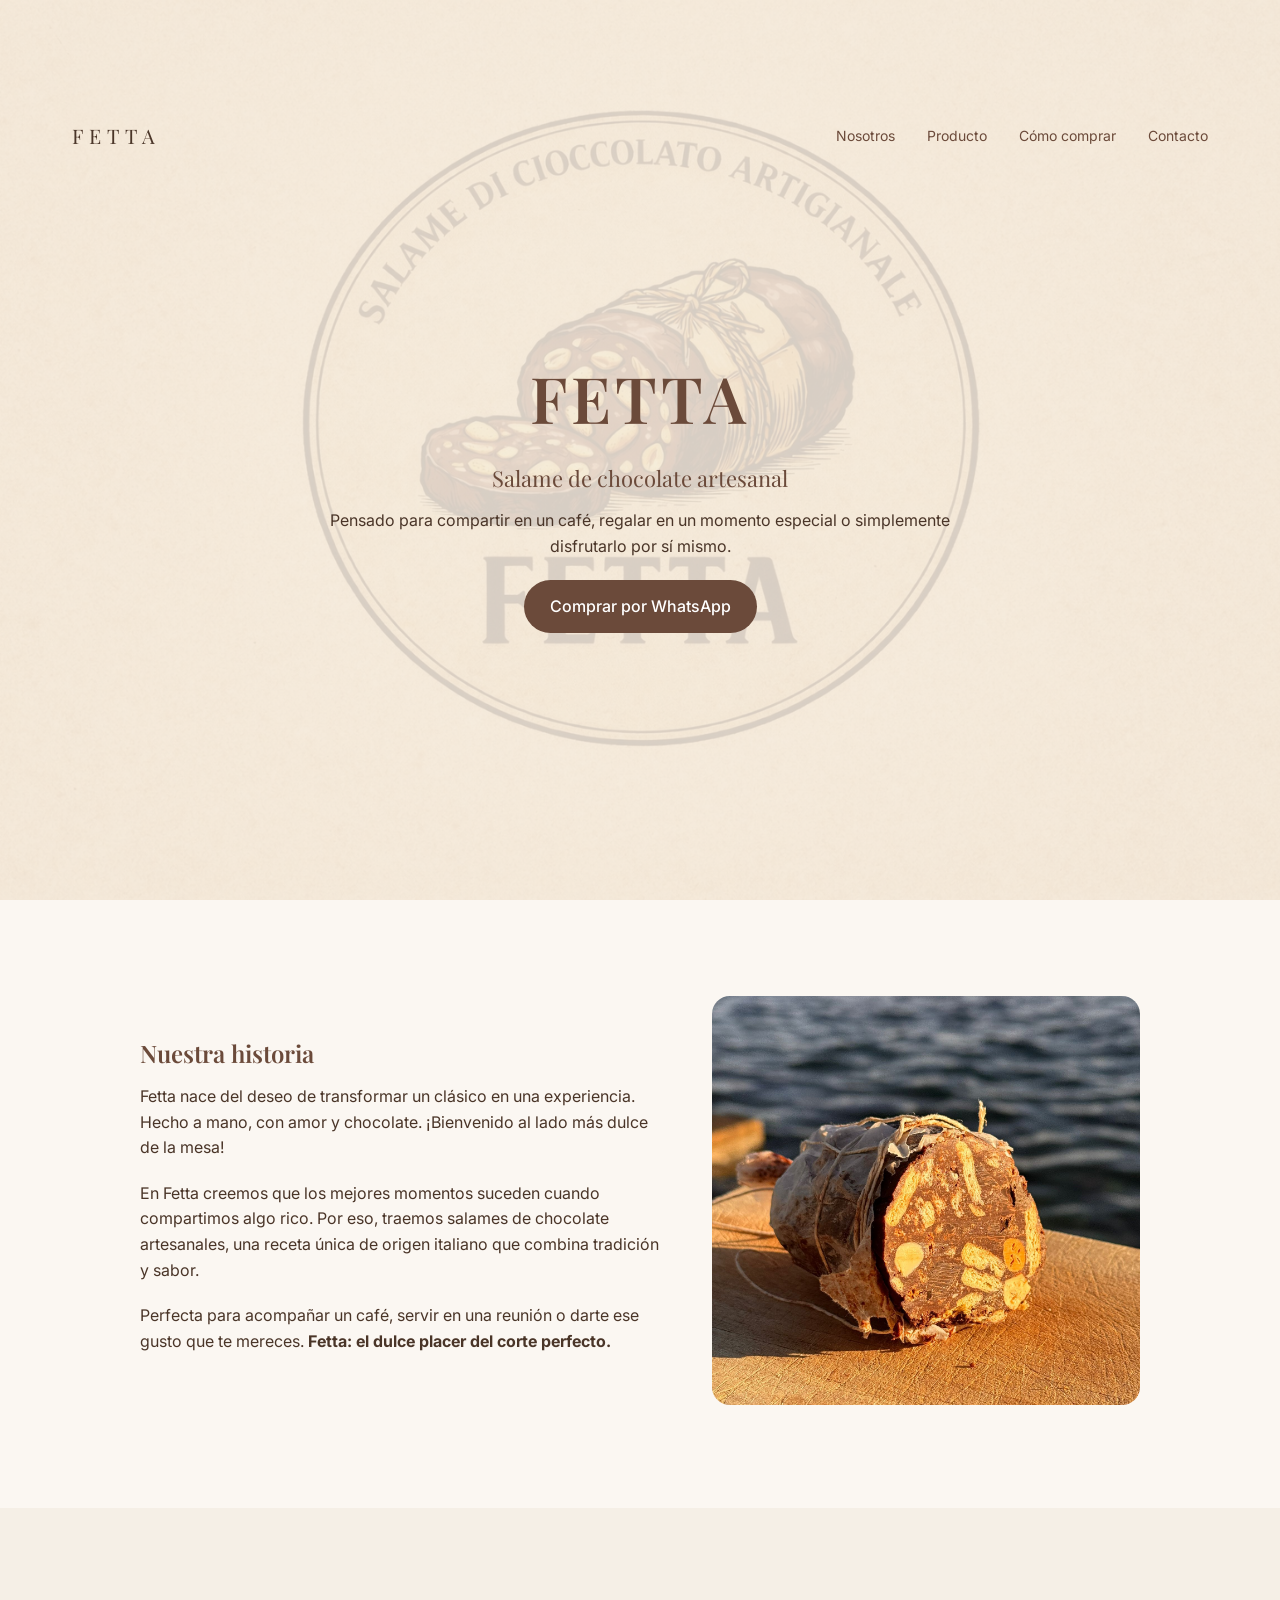
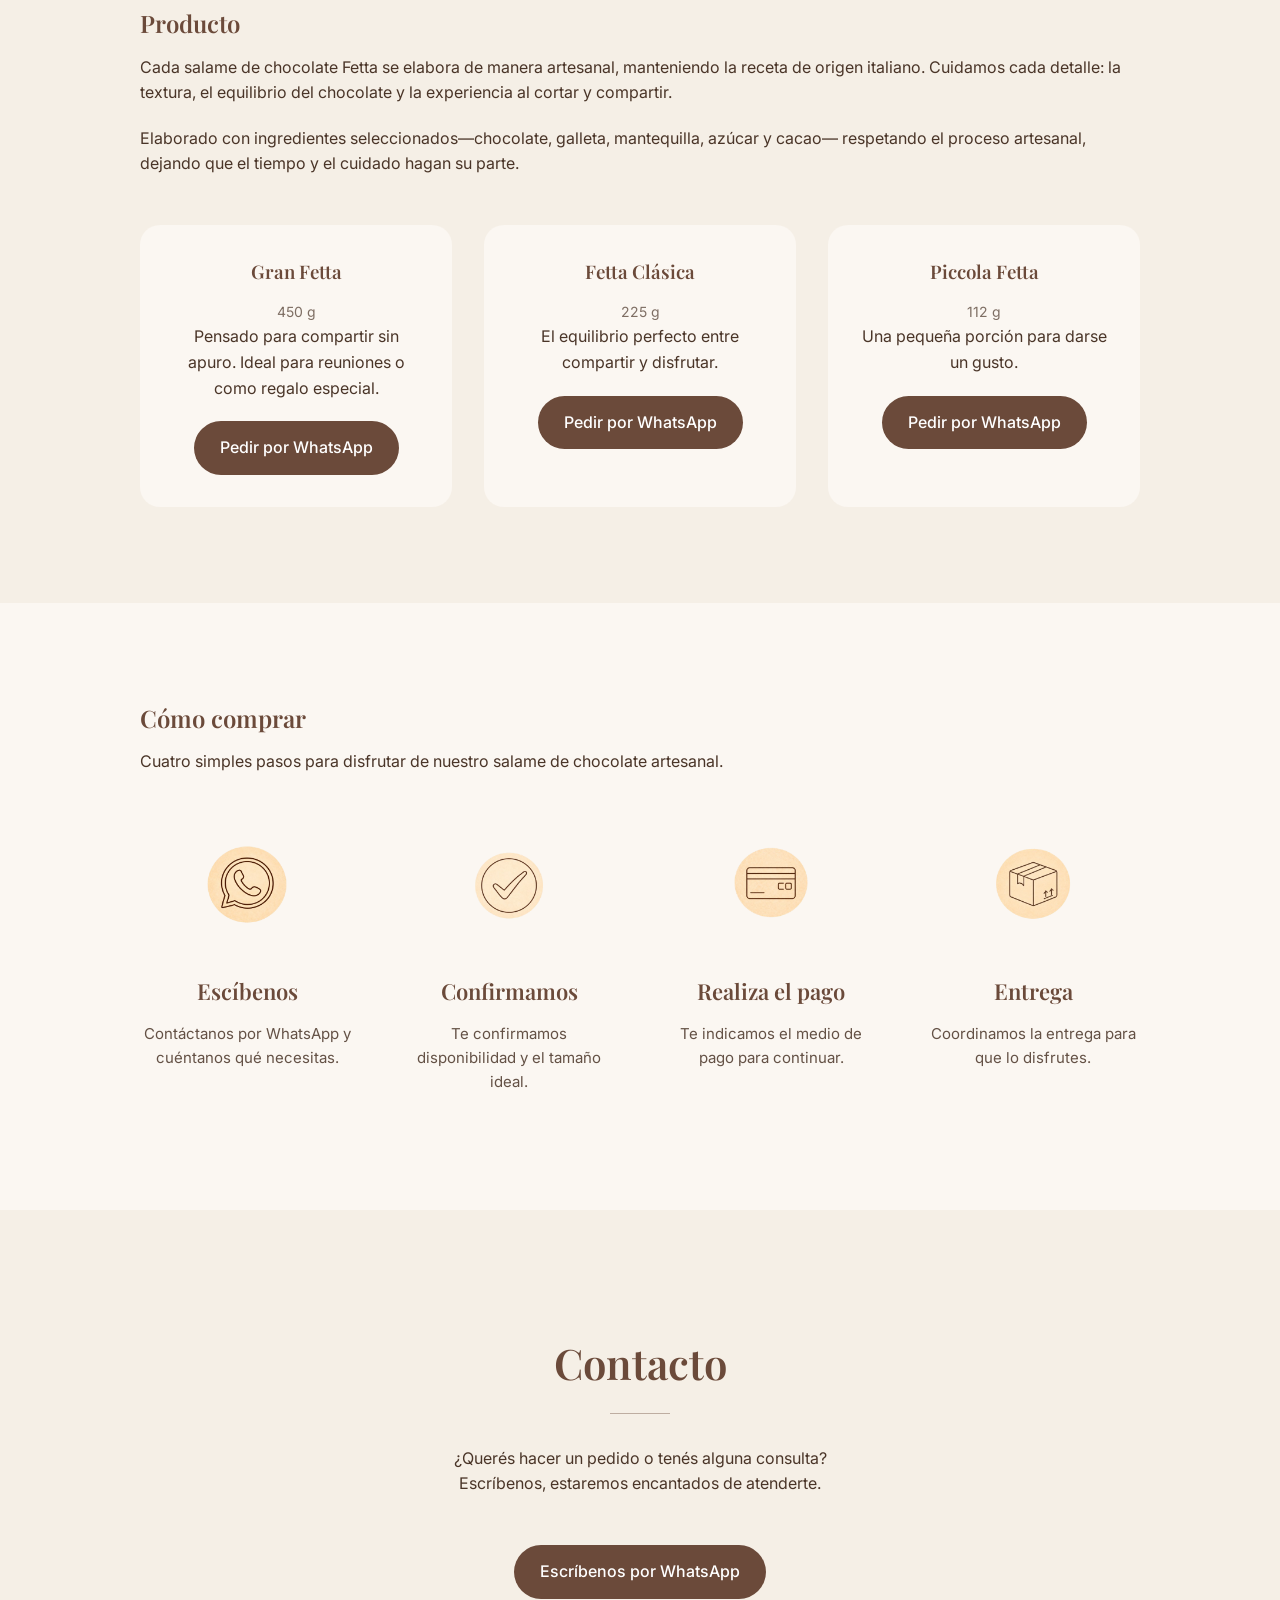
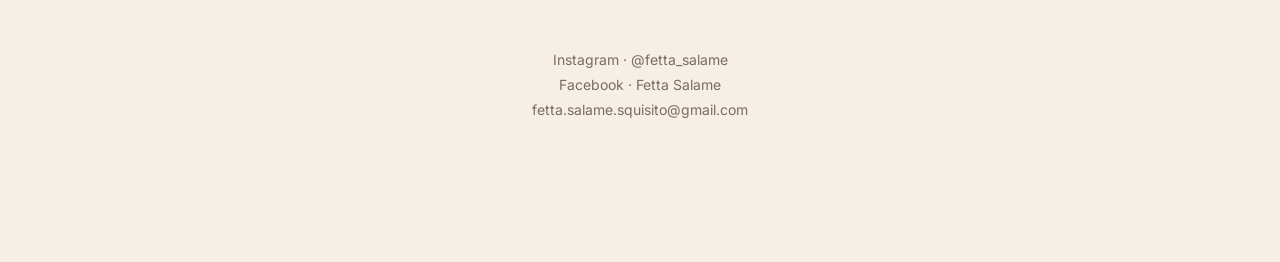
<file: index.html>
<!doctype html>
<html lang="es">
<head>
  <meta charset="UTF-8" />
  
  <!--TÍTULO OPTIMIZADO -->
  <title>Salame de Chocolate Artesanal FETTA | Postre Original que parece Salame Real</title>

  <!-- SEO BÁSICO -->
  <!--META DESCRIPTION-->
  <meta name="description" content="¡No es salame, es chocolate! Postre artesanal único que sorprende. Elaborado con chocolate premium italiano. Perfecto para regalar o disfrutar con café. Pedidos por WhatsApp." />
  
  <meta name="keywords" content="salame de chocolate, chocolate artesanal, fetta, regalos gourmet, café, chocolate italiano" />
  <meta name="author" content="FETTA" />
  <meta name="viewport" content="width=device-width, initial-scale=1.0" />

  <!-- Open Graph -->
  <meta property="og:title" content="Salame de Chocolate Artesanal FETTA | Postre Original" />
  <meta property="og:description" content="¡No es salame, es chocolate! Postre artesanal único que sorprende. Elaborado con chocolate premium italiano." />
  <meta property="og:type" content="website" />
  
  <!-- Tipografías -->
  <link href="https://fonts.googleapis.com/css2?family=Playfair+Display:wght@400;600;700&family=Inter:wght@300;400;500&display=swap" rel="stylesheet">

  <!-- Schema Markup Producto Alimenticio -->
<script type="application/ld+json">
{
  "@context": "https://schema.org",
  "@type": "Product",
  "name": "Salame de Chocolate Artesanal FETTA",
  "description": "Postre en forma de salame elaborado artesanalmente con chocolate premium de origen italiano. ¡No es salame, es chocolate!",
  "image": [
    "https://fettasalamesquisito.github.io/Fetta-Salame/assets/hero.jpg",
    "https://fettasalamesquisito.github.io/Fetta-Salame/assets/assets_historia.jpg"
  ],
  "brand": {
    "@type": "Brand",
    "name": "FETTA"
  },
  "offers": {
    "@type": "AggregateOffer",
    "url": "https://fettasalamesquisito.github.io/Fetta-Salame/",
    "priceCurrency": "COP",
    "lowPrice": "20000",
    "highPrice": "50000",
    "availability": "https://schema.org/InStock",
    "seller": {
      "@type": "Organization",
      "name": "FETTA"
    }
  },
  "aggregateRating": {
    "@type": "AggregateRating",
    "ratingValue": "4.8",
    "reviewCount": "24"
  }
}
</script>

<!-- Schema Markup Organización -->
<script type="application/ld+json">
{
  "@context": "https://schema.org",
  "@type": "Organization",
  "name": "FETTA Salame de Chocolate",
  "url": "https://fettasalamesquisito.github.io/Fetta-Salame/",
  "logo": "https://fettasalamesquisito.github.io/Fetta-Salame/assets/hero.jpg",
  "contactPoint": {
    "@type": "ContactPoint",
    "telephone": "",---------------------------------------------------------------------telefono colombia 
    "contactType": "Customer Service",
    "areaServed": "CO",
    "availableLanguage": ["Spanish"]
  },
  "sameAs": [
    "https://instagram.com/fetta_salame",
    "https://facebook.com/FettaSalame"
  ]
}
</script>

  <style>
    :root{
      --beige:#f5efe6;
      --crema:#fbf7f2;
      --marron:#6b4a3a;
      --marron-oscuro:#4a3528;
    }

    *{box-sizing:border-box}
    body{
      margin:0;
      font-family:Inter, sans-serif;
      color:var(--marron-oscuro);
      background:var(--crema);
      line-height:1.6;
    }

    h1,h2,h3{
      font-family:"Playfair Display", serif;
      font-weight:600;
      margin:0 0 12px;
      color:var(--marron);
    }

    p{margin:0 0 20px}

    a{text-decoration:none;color:inherit}

    .btn{
      display:inline-flex;
      align-items:center;
      justify-content:center;
      padding:14px 26px;
      border-radius:999px;
      background:var(--marron);
      color:#fff;
      font-weight:500;
      transition:all 0.3s ease;
    }

    .btn:hover{
      background:var(--marron-oscuro);
      transform:translateY(-2px);
    }

    /* ---------- HERO ---------- */
    .hero{
      position:relative;
      min-height:100vh;
      background:url("assets/hero.jpg") center/cover no-repeat;
      display:flex;
      flex-direction:column;
    }

    .hero::before{
      content:"";
      position:absolute;
      inset:0;
      background:rgba(245,239,230,.85);
    }

    .hero-header{
      position:relative;
      z-index:2;
      display:flex;
      justify-content:space-between;
      align-items:center;
      padding:24px 48px;
    }

    .logo{
      font-family:"Playfair Display";
      letter-spacing:6px;
      font-size:20px;
    }

    .hero-header nav a{
      margin-left:28px;
      font-size:14px;
      color:var(--marron);
    }

    .hero-content{
      position:relative;
      z-index:2;
      margin:auto;
      text-align:center;
      max-width:720px;
      padding:0 24px;
    }

    .hero-content h1{
      font-size:64px;
      letter-spacing:4px;
    }

    .hero-content h2{
      font-size:22px;
      font-weight:400;
    }

    /* ---------- SECCIONES ---------- */
    section{
      padding:96px 24px;
    }

    .container{
      max-width:1000px;
      margin:auto;
    }

    .bg-crema{background:var(--crema)}
    .bg-beige{background:var(--beige)}
   
    .grid img {
      width: 100%;
      border-radius: 16px;
    }

    /* ---------- PRODUCTOS ---------- */
    .productos{
      display:grid;
      grid-template-columns:repeat(auto-fit,minmax(260px,1fr));
      gap:32px;
      margin-top:48px;
    }

    .card{
      background:var(--crema);
      padding:32px;
      border-radius:20px;
      text-align:center;
    }

    .card span{
      font-size:14px;
      opacity:.7;
    }
    
    /* ---------- COMO COMPRAR ---------- */
    .como-comprar {
      text-align: center;
    }
      
    .como-comprar .intro {
      max-width: 520px;
      margin: 0 auto 64px;
      opacity: 0.85;
    }
      
    .pasos {
      display: grid;
      grid-template-columns: repeat(4, 1fr);
      gap: 48px;
      margin-top: 64px;
      text-align: center;
    }
      
    .paso img {
      width: 100px; /* Reducido de 120px */         
      height: 100px; /* Reducido de 120px */
      object-fit: contain;
      margin-bottom: 28px;
      transform: scale(1.8); /* Reducido de 1.8 */
      transition: all 0.3s ease;
      cursor: pointer;
    }  
    
    /* Estilo especial para el icono de WhatsApp (primer paso) */
    .paso:first-child img:hover {
      transform: scale(1.8) rotate(5deg); /* Reducido de 2.0 */
    }
      
    .paso h3 {
      font-size: 22px;
      margin-bottom: 12px;
    }
      
    .paso p {
      font-size: 15px;
      opacity: 0.85;
    }
    
    /* ---------- RESPONSIVE PASOS ---------- */
    @media (max-width: 900px) {
      .pasos {
        grid-template-columns: repeat(2, 1fr);
        gap: 48px;
      }

      .paso img {
        width: 90px; /* Reducido de 140px */
        height: 90px; /* Reducido de 140px */
        transform: scale(2); /* Reducido de 2.2 */
      }
      
      .paso:first-child img:hover {
        transform: scale(2) rotate(5deg); /* Ajuste para hover en tablet */
      }
    }

    @media (max-width: 480px) {
      .pasos {
        grid-template-columns: 1fr;
        gap: 56px;
      }

      .paso img {
        width: 80px; /* Reducido de 160px */
        height: 80px; /* Reducido de 160px */
        transform: scale(2); /* Reducido de 2.8 */
      }
      
      .paso:first-child img:hover {
        transform: scale(2) rotate(5deg); /* Ajuste para hover en móvil */
      }
    }
        
    /* ---------- CONTACTO ---------- */
    .contacto {
      background: var(--beige);
      padding: 120px 24px;
      text-align: center;
    }

    .contacto h2 {
      font-size: 42px;
      margin-bottom: 16px;
    }

    .divider {
      display: block;
      width: 60px;
      height: 1px;
      background: var(--marron);
      margin: 0 auto 32px;
      opacity: 0.4;
    }

    .contacto-texto {
      max-width: 520px;
      margin: 0 auto 48px;
      font-size: 16px;
      color: var(--marron-oscuro);
    }

    .contacto-info {
      margin-top: 48px;
      font-size: 14px;
      opacity: 0.7;
      line-height: 1.8;
    }

    /* Estilos para los enlaces de contacto */
    .contacto-info a {
      transition: all 0.3s ease;
    }

    .contacto-info a:hover {
      opacity: 1;
      text-decoration: underline;
      color: var(--marron);
    }

    /* Mobile */
    @media (max-width: 768px) {
      .contacto {
        padding: 80px 24px;
      }

      .contacto h2 {
        font-size: 32px;
      }
    }

    /* ---------- RESPONSIVE CONTACTO ---------- */
    @media (max-width: 480px) {
      .contacto h2 {
        font-size: 36px;
      }

      .contacto-texto {
        font-size: 16px;
      }

      .contacto-links {
        flex-direction: column;
        gap: 12px;
      }

      .separator {
        display: none;
      }
    }

    /* ---------- RESPONSIVE ---------- */
    @media(max-width:768px){
      .hero-header nav{display:none}
      .hero-content h1{font-size:44px}
    }
    
    .historia-grid{
      display:grid;
      grid-template-columns: 1.1fr 0.9fr;
      gap:48px;
      align-items:center;
    }

    .historia-imagen img{
      width:100%;
      height:auto;
      border-radius:18px;
      object-fit:cover;
    }
    
    @media(max-width:768px){
      .historia-grid{
        grid-template-columns: 1fr;
        gap:32px;
      }

      .historia-imagen img{
        width:100%;
        max-width:100%;
        border-radius:20px;
      }
    }
  </style>
</head>

<body>

  <!-- HERO -->
  <section class="hero" id="inicio">
    <header class="hero-header">
      <div class="logo">FETTA</div>
      <nav>
        <a href="#historia">Nosotros</a>
        <a href="#producto">Producto</a>
        <a href="#como-comprar">Cómo comprar</a>
        <a href="#contacto">Contacto</a>
      </nav>
    </header>

    <div class="hero-content">
      <h1>FETTA</h1>
      <h2>Salame de chocolate artesanal</h2>
      <p>Pensado para compartir en un café, regalar en un momento especial o simplemente disfrutarlo por sí mismo.</p>
      <a class="btn" href="https://wa.me/393759468825">Comprar por WhatsApp</a>
    </div>
  </section>

  <!-- HISTORIA -->
  <section class="bg-crema" id="historia">
    <div class="container historia-grid">
    
    <div class="historia-texto">
      <h2>Nuestra historia</h2>

      <p>
        Fetta nace del deseo de transformar un clásico en una experiencia.
        Hecho a mano, con amor y chocolate. ¡Bienvenido al lado más dulce de la mesa!
      </p>

      <p>
        En Fetta creemos que los mejores momentos suceden cuando compartimos algo rico.
        Por eso, traemos salames de chocolate artesanales, una receta única de origen italiano
        que combina tradición y sabor.
      </p>

      <p>
        Perfecta para acompañar un café, servir en una reunión o darte ese gusto que te mereces.
        <strong>Fetta: el dulce placer del corte perfecto.</strong>
      </p>
    </div>

    <div class="historia-imagen">
      <img src="assets/assets_historia.jpg" alt="Salame de chocolate artesanal Fetta">
    </div>
     </div>
  </section>

  <!-- PRODUCTOS -->
  <section class="bg-beige" id="producto">
    <div class="container">
      <h2>Producto</h2>
        <p>
          Cada salame de chocolate Fetta se elabora de manera artesanal,
          manteniendo la receta de origen italiano. Cuidamos cada detalle: 
          la textura, el equilibrio del chocolate y la experiencia al cortar y compartir.
        </p>
        <p>
        Elaborado con ingredientes seleccionados—chocolate, galleta,
        mantequilla, azúcar y cacao— respetando el proceso artesanal,
        dejando que el tiempo y el cuidado hagan su parte.
        </p>

      <div class="productos">
        <div class="card">
          <h3>Gran Fetta</h3>
          <span>450 g</span>
          <p>Pensado para compartir sin apuro. Ideal para reuniones o como regalo especial.</p>
          <a class="btn" href="https://wa.me/393759468825">Pedir por WhatsApp</a>
        </div>

        <div class="card">
          <h3>Fetta Clásica</h3>
          <span>225 g</span>
          <p>El equilibrio perfecto entre compartir y disfrutar.</p>
          <a class="btn" href="https://wa.me/393759468825">Pedir por WhatsApp</a>
        </div>

        <div class="card">
          <h3>Piccola Fetta</h3>
          <span>112 g</span>
          <p>Una pequeña porción para darse un gusto.</p>
          <a class="btn" href="https://wa.me/393759468825">Pedir por WhatsApp</a>
        </div>
      </div>
    </div>
  </section>

  <section class="bg-crema" id="como-comprar">
  <div class="container">
    <h2>Cómo comprar</h2>
    <p class="intro">Cuatro simples pasos para disfrutar de nuestro salame de chocolate artesanal.</p>

    <div class="pasos">
      <div class="paso">
        <a href="https://wa.me/393759468825" target="_blank">
          <img src="assets/paso-whatsapp.png" alt="Escríbenos por WhatsApp">
        </a>
        <h3>Escíbenos</h3>
        <p>Contáctanos por WhatsApp y cuéntanos qué necesitas.</p>
      </div>

      <div class="paso">
        <img src="assets/paso-confirmar.png" alt="Confirmamos disponibilidad">
        <h3>Confirmamos</h3>
        <p>Te confirmamos disponibilidad y el tamaño ideal.</p>
      </div>

      <div class="paso">
        <img src="assets/paso-pago.png" alt="Realiza el pago">
        <h3>Realiza el pago</h3>
        <p>Te indicamos el medio de pago para continuar.</p>
      </div>

      <div class="paso">
        <img src="assets/paso-entrega.png" alt="Entrega">
        <h3>Entrega</h3>
        <p>Coordinamos la entrega para que lo disfrutes.</p>
      </div>
    </div>
  </div>
</section>

  <!-- CONTACTO -->
  <section class="contacto" id="contacto">
  <div class="container">
    <h2>Contacto</h2>
    <span class="divider"></span>

    <p class="contacto-texto">
      ¿Querés hacer un pedido o tenés alguna consulta?
      <br>
      Escríbenos, estaremos encantados de atenderte.
    </p>

    <a class="btn" href="https://wa.me/393759468825" target="_blank">
      Escríbenos por WhatsApp
    </a>

    <p class="contacto-info">
      <a href="https://instagram.com/fetta_salame" target="_blank">Instagram · @fetta_salame</a> <br>
      <a href="https://facebook.com/FettaSalame" target="_blank">Facebook · Fetta Salame</a> <br>
      <a href="mailto:fetta.salame.squisito@gmail.com">fetta.salame.squisito@gmail.com</a>
    </p>
  </div>
</section>
</body>
</html>
</file>
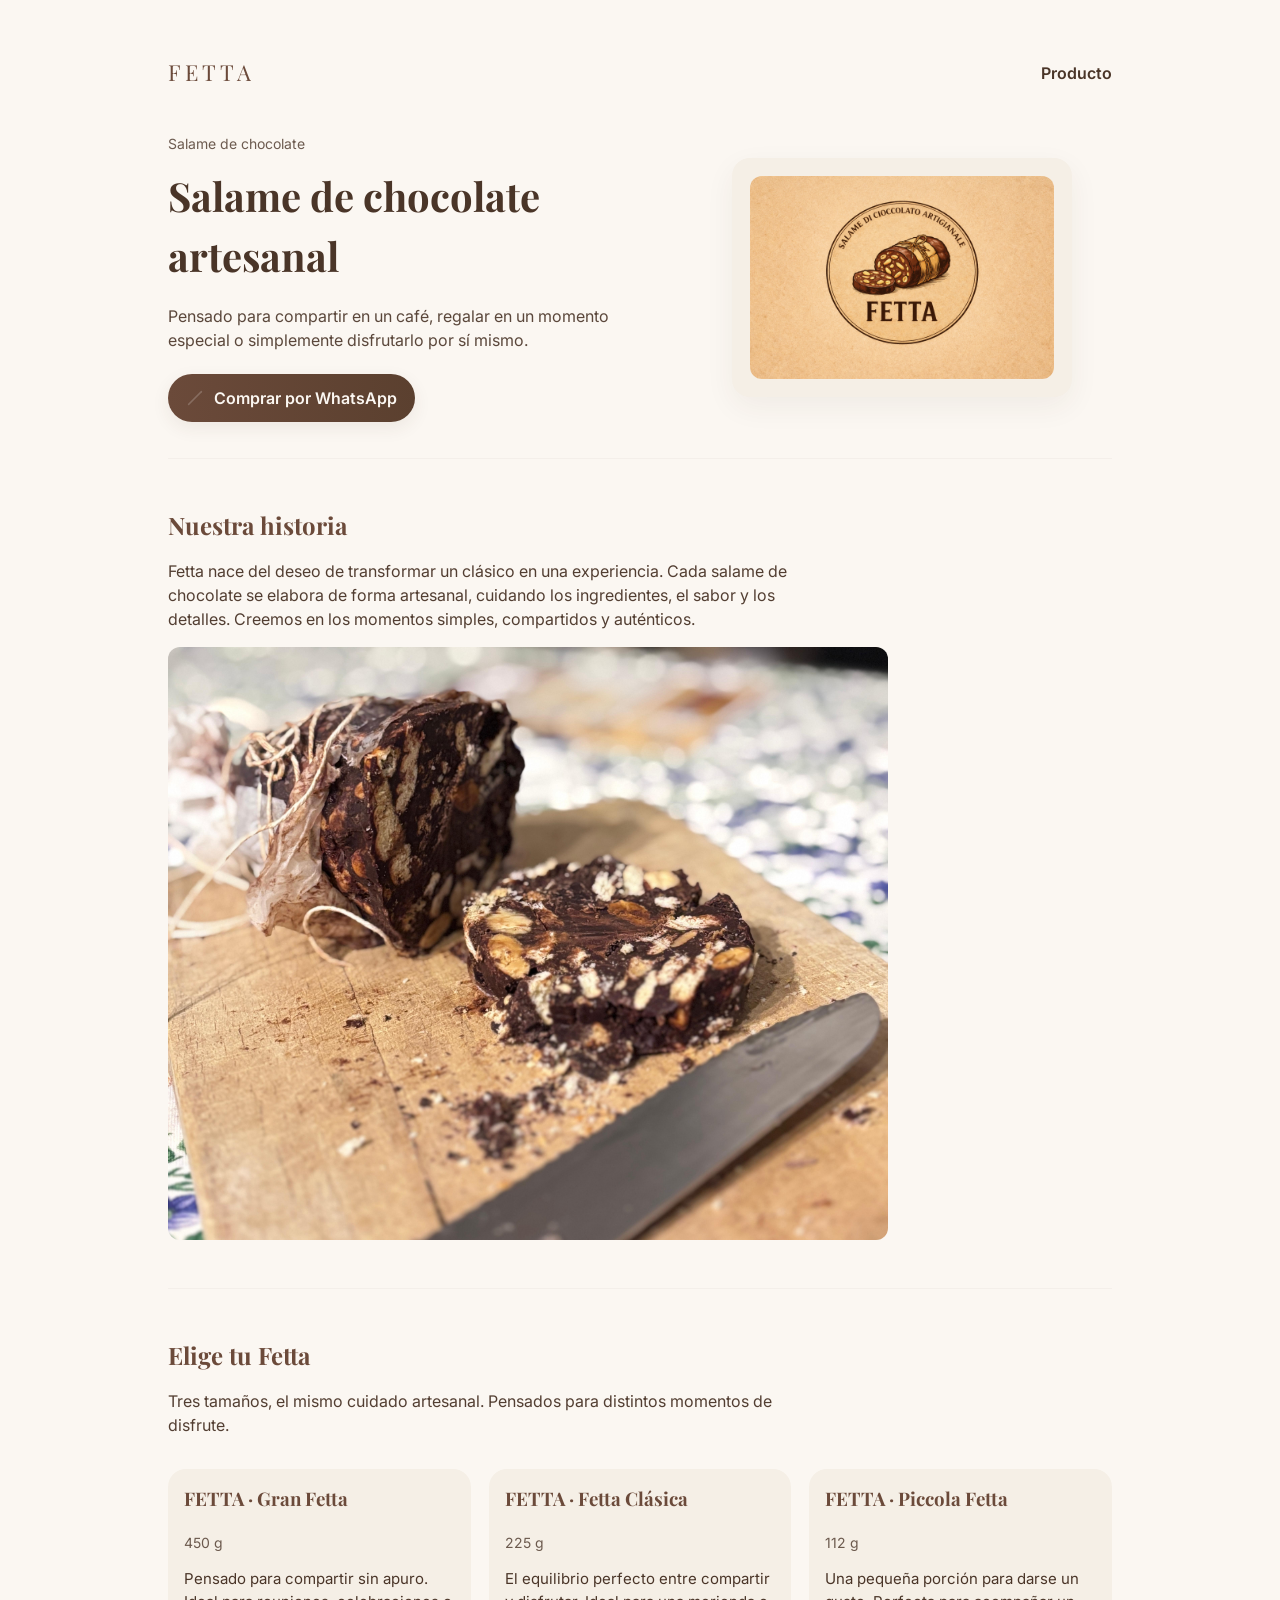
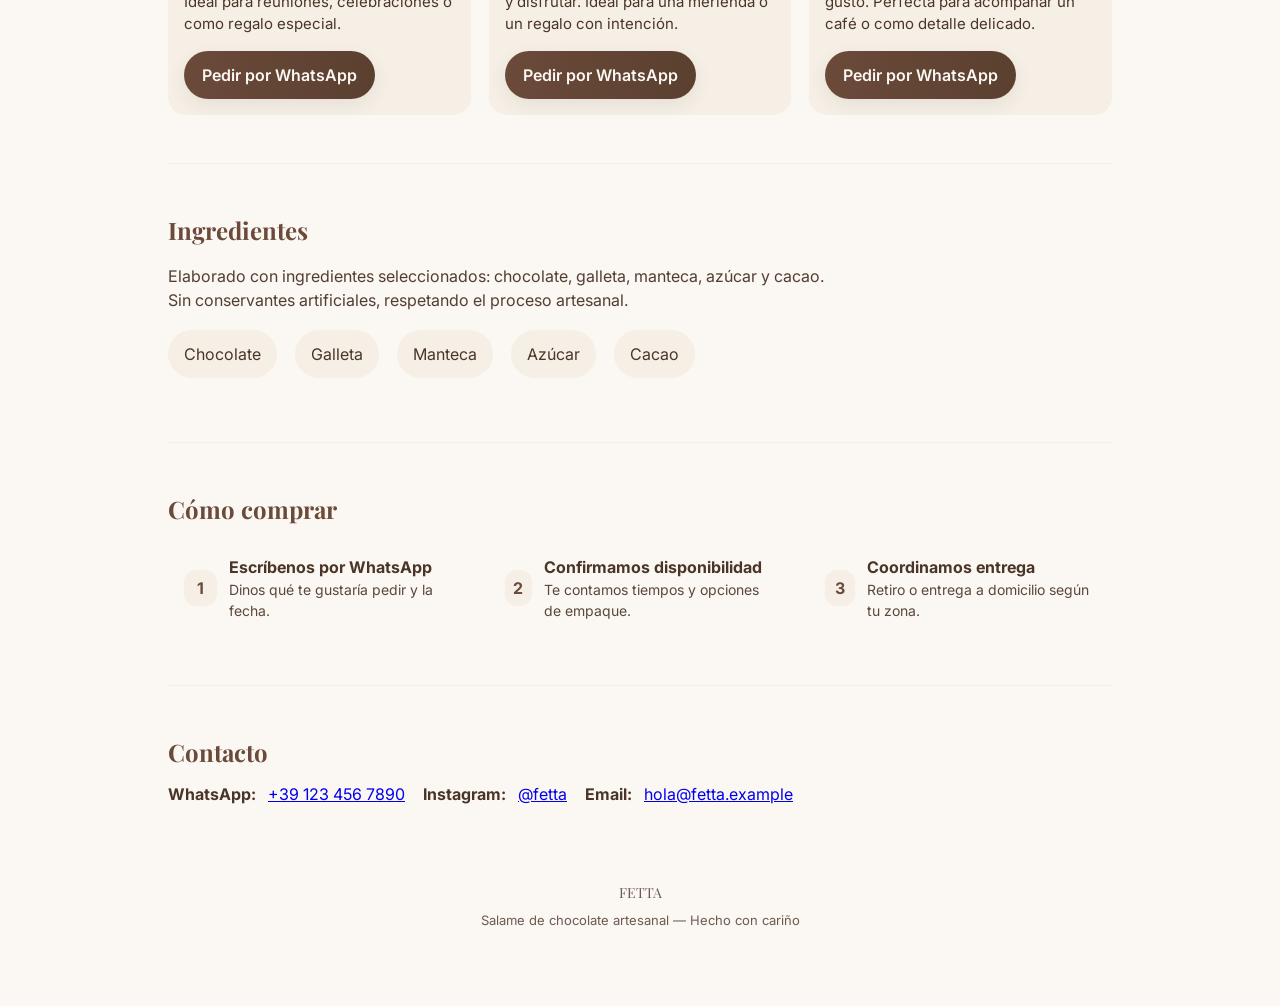
<file: fetta_web.html>
<!doctype html>
<html lang="es">
<head>
  <meta charset="utf-8" />
  <meta name="viewport" content="width=device-width,initial-scale=1" />
  <title>FETTA — Salame de chocolate artesanal</title>
  <meta name="description" content="Fetta — Salame de chocolate artesanal. Pensado para compartir en un café, regalar o disfrutar por sí mismo. Compra por WhatsApp." />

  <!-- Fonts -->
  <link href="https://fonts.googleapis.com/css2?family=Playfair+Display:wght@400;600;700&family=Inter:wght@300;400;600&display=swap" rel="stylesheet">

  <style>
    :root{
      --beige: #f5efe6;
      --cream: #fbf7f2;
      --brown: #6b4a3a;
      --brown-dark: #4a3528;
      --radius: 18px;
      --max-width: 1000px;
    }

    *{box-sizing:border-box}
    html,body{height:100%}
    body{
      margin:0;
      font-family: 'Inter', system-ui, -apple-system, 'Segoe UI', Roboto, 'Helvetica Neue', Arial;
      background:var(--cream);
      color:var(--brown-dark);
      -webkit-font-smoothing:antialiased;
      -moz-osx-font-smoothing:grayscale;
      line-height:1.5;
    }

    .container{max-width:var(--max-width);margin:0 auto;padding:48px 28px}

    header{display:flex;align-items:center;justify-content:space-between;padding:8px 0}
    .logo{font-family:'Playfair Display';font-size:22px;letter-spacing:4px;color:var(--brown);}

    /* Hero */
    .hero{display:grid;grid-template-columns:1fr 420px;gap:48px;align-items:center;padding:36px 0}
    .hero .eyebrow{font-size:14px;color:var(--brown-dark);opacity:.8}
    .hero h1{font-family:'Playfair Display';font-size:40px;margin:12px 0 18px;color:var(--brown-dark)}
    .hero p{max-width:48ch;margin:0 0 22px;color:var(--brown-dark);opacity:.9}

    .btn{
      display:inline-flex;align-items:center;gap:10px;padding:12px 18px;border-radius:999px;text-decoration:none;font-weight:600;
      background:linear-gradient(90deg,var(--brown) 0%, #5b402f 100%);color:var(--cream);box-shadow:0 6px 18px rgba(74,53,40,0.08);
    }

    .hero-figure{
      background:var(--beige);border-radius:18px;padding:18px;display:flex;align-items:center;justify-content:center;box-shadow:0 10px 30px rgba(74,53,40,0.06);
    }
    .hero-figure img{width:100%;height:auto;display:block;border-radius:12px;object-fit:cover}

    /* Sections */
    section{padding:48px 0;border-top:1px solid rgba(74,53,40,0.04)}
    h2{font-family:'Playfair Display';font-size:24px;margin:0 0 12px;color:var(--brown)}
    .lead{max-width:66ch;color:var(--brown-dark);opacity:.95}

    /* Product */
    .product{display:flex;gap:36px;align-items:center}
    .product-figure{flex:0 0 340px}
    .product-info{flex:1}
    .product .desc{margin:12px 0 18px;color:var(--brown-dark)}

    /* How to buy */
    .steps{display:flex;gap:18px;flex-wrap:wrap;margin-top:12px}
    .step{background:transparent;border-radius:12px;padding:16px;flex:1;min-width:180px}
    .step .num{font-weight:700;background:var(--beige);width:36px;height:36px;border-radius:12px;display:inline-grid;place-items:center;color:var(--brown)}

    /* Contact */
    .contact-list{display:flex;gap:18px;flex-wrap:wrap;margin-top:12px}
    .contact-item{display:flex;align-items:center;gap:12px}

    footer{padding:28px 0;text-align:center;color:var(--brown-dark);opacity:.8}

    /* Responsive */
    @media (max-width:900px){
      .hero{grid-template-columns:1fr;}
      .product{flex-direction:column}
      .hero-figure{order:2}
    }

  </style>
</head>
<body>
  <div class="container">
    <header>
      <div class="logo">FETTA</div>
      <nav aria-label="Principal">
        <a href="#producto" style="text-decoration:none;color:var(--brown-dark);font-weight:600;">Producto</a>
      </nav>
    </header>

    <!-- HERO -->
    <main class="hero" role="main">
      <div>
        <div class="eyebrow">Salame de chocolate</div>
        <h1>Salame de chocolate artesanal</h1>
        <p>Pensado para compartir en un café, regalar en un momento especial o simplemente disfrutarlo por sí mismo.</p>

        <!-- WhatsApp button - replace PHONE_NUMBER -->
        <a class="btn" href="https://wa.me/1234567890?text=Hola%20Fetta%20quiero%20pedir%20un%20salame" target="_blank" rel="noopener noreferrer">
          <svg width="18" height="18" viewBox="0 0 24 24" fill="none" xmlns="http://www.w3.org/2000/svg" aria-hidden>
            <path d="M20.5 3.5L3.5 20.5" stroke="white" stroke-width="2" stroke-linecap="round" stroke-linejoin="round" opacity="0.2"/>
          </svg>
          Comprar por WhatsApp
        </a>
      </div>

      <figure class="hero-figure" aria-hidden>
        <!-- Replace with real photo: hero.jpg -->
        <img src="/assets/hero.jpg" alt="Salame de chocolate Fetta sobre mesa de café" />
      </figure>
    </main>

    <!-- SOBRE LA MARCA -->
    <section id="historia">
      <h2>Nuestra historia</h2>
      <p class="lead">Fetta nace del deseo de transformar un clásico en una experiencia. Cada salame de chocolate se elabora de forma artesanal, cuidando los ingredientes, el sabor y los detalles. Creemos en los momentos simples, compartidos y auténticos.</p>
      <div style="margin-top:16px;max-width:720px;">
        <img src="/assets/workshop.jpg" alt="Manos preparando salame de chocolate" style="width:100%;border-radius:12px;display:block;object-fit:cover" />
      </div>
    </section>

    <!-- PRODUCTO / ELIGE TU FETTA -->
    <section id="producto">
      <h2>Elige tu Fetta</h2>
      <p class="lead">Tres tamaños, el mismo cuidado artesanal. Pensados para distintos momentos de disfrute.</p>

      <div class="steps" style="margin-top:32px;">
        <!-- GRAN FETTA -->
        <div class="step" style="background:var(--beige);border-radius:18px;">
          <h3 style="font-family:'Playfair Display';margin-top:0;color:var(--brown)">FETTA · Gran Fetta</h3>
          <div style="font-size:14px;opacity:.8;margin-bottom:8px;">450 g</div>
          <p style="font-size:15px;">Pensado para compartir sin apuro. Ideal para reuniones, celebraciones o como regalo especial.</p>
          <a class="btn" href="https://wa.me/1234567890?text=Hola%20Fetta%20quiero%20pedir%20una%20Gran%20Fetta" target="_blank" rel="noopener noreferrer">Pedir por WhatsApp</a>
        </div>

        <!-- FETTA CLÁSICA -->
        <div class="step" style="background:var(--beige);border-radius:18px;">
          <h3 style="font-family:'Playfair Display';margin-top:0;color:var(--brown)">FETTA · Fetta Clásica</h3>
          <div style="font-size:14px;opacity:.8;margin-bottom:8px;">225 g</div>
          <p style="font-size:15px;">El equilibrio perfecto entre compartir y disfrutar. Ideal para una merienda o un regalo con intención.</p>
          <a class="btn" href="https://wa.me/1234567890?text=Hola%20Fetta%20quiero%20pedir%20una%20Fetta%20Clásica" target="_blank" rel="noopener noreferrer">Pedir por WhatsApp</a>
        </div>

        <!-- PICCOLA FETTA -->
        <div class="step" style="background:var(--beige);border-radius:18px;">
          <h3 style="font-family:'Playfair Display';margin-top:0;color:var(--brown)">FETTA · Piccola Fetta</h3>
          <div style="font-size:14px;opacity:.8;margin-bottom:8px;">112 g</div>
          <p style="font-size:15px;">Una pequeña porción para darse un gusto. Perfecta para acompañar un café o como detalle delicado.</p>
          <a class="btn" href="https://wa.me/1234567890?text=Hola%20Fetta%20quiero%20pedir%20una%20Piccola%20Fetta" target="_blank" rel="noopener noreferrer">Pedir por WhatsApp</a>
        </div>
      </div>
    </section>

    <!-- INGREDIENTES -->
    <section id="ingredientes">
      <h2>Ingredientes</h2>
      <p class="lead">Elaborado con ingredientes seleccionados: chocolate, galleta, manteca, azúcar y cacao. Sin conservantes artificiales, respetando el proceso artesanal.</p>
      <ul style="list-style:none;padding:0;display:flex;gap:18px;flex-wrap:wrap;margin-top:18px;">
        <li style="background:var(--beige);padding:12px 16px;border-radius:999px;">Chocolate</li>
        <li style="background:var(--beige);padding:12px 16px;border-radius:999px;">Galleta</li>
        <li style="background:var(--beige);padding:12px 16px;border-radius:999px;">Manteca</li>
        <li style="background:var(--beige);padding:12px 16px;border-radius:999px;">Azúcar</li>
        <li style="background:var(--beige);padding:12px 16px;border-radius:999px;">Cacao</li>
      </ul>
    </section>

    <!-- COMO COMPRAR -->
    <section id="como-comprar">
      <h2>Cómo comprar</h2>
      <div class="steps">
        <div class="step">
          <div style="display:flex;gap:12px;align-items:center;"><div class="num">1</div><div><strong>Escríbenos por WhatsApp</strong><div style="font-size:14px;opacity:.9">Dinos qué te gustaría pedir y la fecha.</div></div></div>
        </div>
        <div class="step">
          <div style="display:flex;gap:12px;align-items:center;"><div class="num">2</div><div><strong>Confirmamos disponibilidad</strong><div style="font-size:14px;opacity:.9">Te contamos tiempos y opciones de empaque.</div></div></div>
        </div>
        <div class="step">
          <div style="display:flex;gap:12px;align-items:center;"><div class="num">3</div><div><strong>Coordinamos entrega</strong><div style="font-size:14px;opacity:.9">Retiro o entrega a domicilio según tu zona.</div></div></div>
        </div>
      </div>
    </section>

    <!-- CONTACTO -->
    <section id="contacto">
      <h2>Contacto</h2>
      <div class="contact-list">
        <div class="contact-item"><strong>WhatsApp:</strong> <a href="https://wa.me/1234567890?text=Hola%20Fetta" target="_blank" rel="noopener noreferrer">+39 123 456 7890</a></div>
        <div class="contact-item"><strong>Instagram:</strong> <a href="https://instagram.com/tu_usuario" target="_blank" rel="noopener noreferrer">@fetta</a></div>
        <div class="contact-item"><strong>Email:</strong> <a href="mailto:hola@fetta.example">hola@fetta.example</a></div>
      </div>
    </section>

    <footer>
      <div style="font-family:'Playfair Display';font-size:14px;margin-bottom:8px">FETTA</div>
      <div style="font-size:13px;">Salame de chocolate artesanal — Hecho con cariño</div>
    </footer>
  </div>

</body>
</html>
</file>
